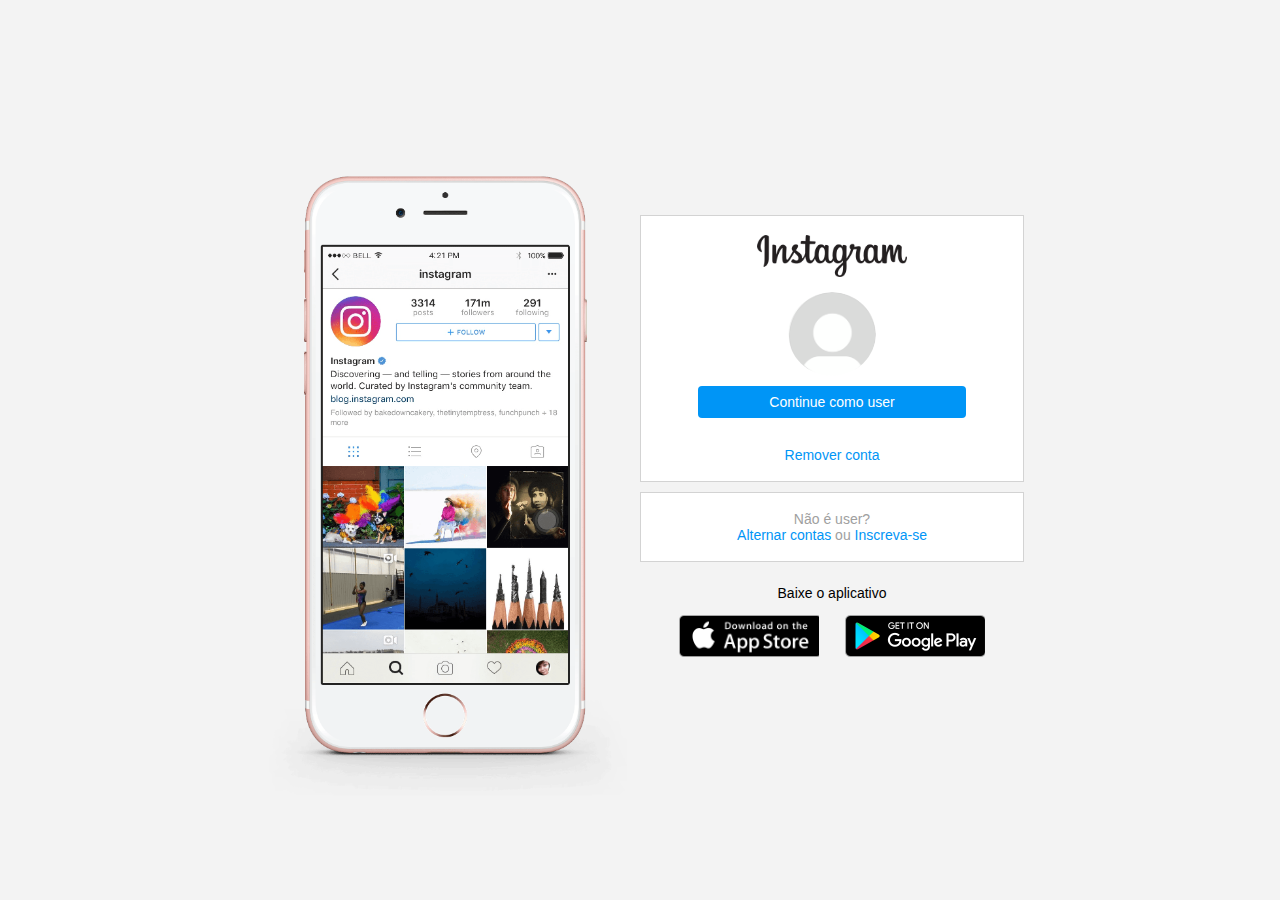
<file: index.html>
<!DOCTYPE html>
<html lang="en">
<head>
    <meta charset="UTF-8">
    <meta http-equiv="X-UA-Compatible" content="IE=edge">
    <meta name="viewport" content="width=device-width, initial-scale=1.0">
    <link rel="stylesheet" href="style.css">
    <title>Instagram</title>
</head>
<body>
    <div class="instagram-wrapper">
        <div class="instagram-phone">
            <img src="./img/instagram-celular.png" alt="Celular">
        </div>
        <div class="instagram-continue">
            <div class="group">
                <img src="./img/instagram-logo.png" alt="instagram-logo" class="instagram-logo">
                <div class="profile-photo">
                    <img src="./img/user.png" alt="foto de perfil">
                </div>
                <a href="#" class="instagram-login">Continue como user</a>
                <a href="#" class="instagram-logout">Remover conta</a>
            </div>
            <div class="group">
                <p class="not-account">Não é user?</p>
                <p class="not-account">
                    <span class="link-blue">Alternar contas</span>
                    ou
                    <span class="link-blue">Inscreva-se</span>
                </p>
            </div>
            <div class="get-the-app">
                <p class="get-app">Baixe o aplicativo</p>
                <div class="download">
                    <a href="#" class="app-download"></a>
                    <a href="#" class="app-download"></a>
                </div>
            </div>
        </div>
    </div>
</body>
</html>
</file>
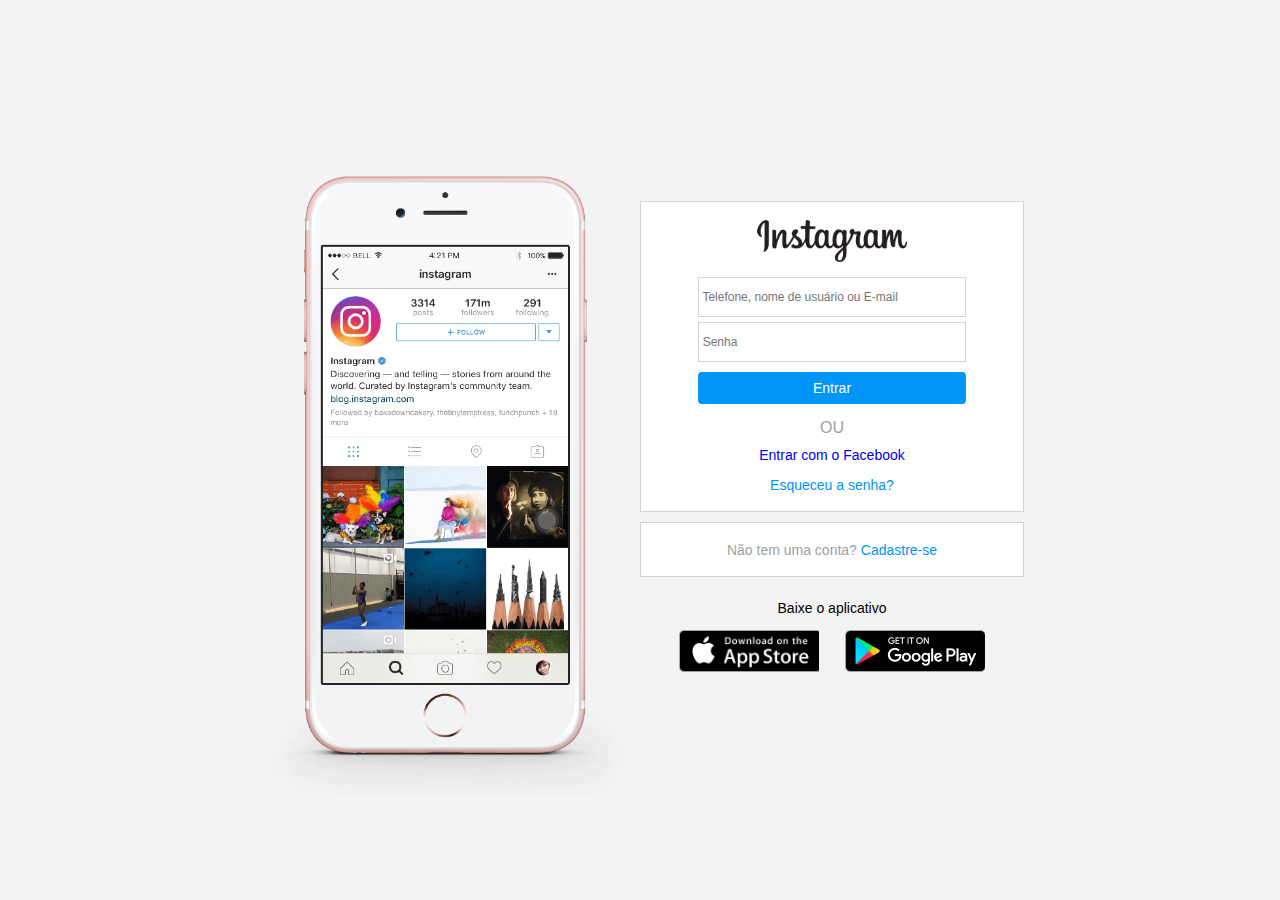
<file: index2.html>
<!DOCTYPE html>
<html lang="en">
<head>
    <meta charset="UTF-8">
    <meta http-equiv="X-UA-Compatible" content="IE=edge">
    <meta name="viewport" content="width=device-width, initial-scale=1.0">
    <link rel="stylesheet" href="style.css">
    <title>Instagram</title>
</head>
<body>
    <div class="instagram-wrapper">
        <div class="instagram-phone">
            <img src="./img/instagram-celular.png" alt="Celular">
        </div>
        <div class="instagram-continue">
            <div class="group">
                <img src="./img/instagram-logo.png" alt="instagram-logo" class="instagram-logo">
                
                <div class="login-info">
                    <input type="text" class="user" placeholder=" Telefone, nome de usuário ou E-mail">
                </div>
                <div class="login-info">
                    <input type="text" class="password" placeholder=" Senha">
                </div>
                <a href="#" class="instagram-login">Entrar</a>
                <p class="ou">OU</p>
                <a href="#" class="facebook-login">Entrar com o Facebook</a>
                <a href="#" class="instagram-logout">Esqueceu a senha?</a>
            </div>
            <div class="group">
                <p class="not-account">Não tem uma conta?<span class="link-blue"> Cadastre-se</span></p>
            </div>
            <div class="get-the-app">
                <p class="get-app">Baixe o aplicativo</p>
                <div class="download">
                    <a href="#" class="app-download"></a>
                    <a href="#" class="app-download"></a>
                </div>
            </div>
        </div>
    </div>
</body>
</html>
</file>
<file: style.css>
*{
    padding: 0;
    margin: 0;
    box-sizing: border-box;
    text-decoration: none;
    font-family: sans-serif;
    font-size: 14px;
}

body{
    width: 100%;
    min-height: 100vh;
    background-color: rgb(243, 243, 243);
    margin: 0;
    padding: 0;
    display: flex;
    justify-content: center;
}

.instagram-wrapper{
    display: flex;
    align-items: center;
    justify-content: start;
    width: 60%;
    height: 100vh;
}

.instagram-phone{
    display: flex;
    align-items: center;
    justify-content: center;
    width: 50%;
}

.instagram-phone img{
    height: 50rem;
}

.instagram-continue{
    display: flex;
    align-items: center;
    justify-content: space-around;
    flex-direction: column;
    width: 50%;
    min-height: 34rem;
}

.group{
    display: flex;
    justify-content: space-between;
    align-items: center;
    flex-direction: column;
    background-color: #ffffff;
    width: 100%;
    padding: 1.3rem 0;
    border: 1px solid lightgray;
    margin-top: 5px;
    margin-bottom: 5px;
}

.group:nth-child(1){
    min-height: 19rem;
}

.instagram-logo{
    height: 3rem;
    margin-bottom: 15px;
}

.profile-photo{
    display: flex;
    justify-content: center;
    align-items: center;
    border-radius: 50%;
    overflow: hidden;
}

.profile-photo img{
    height: 6rem;
}

.instagram-login{
    background-color: #0095f6;
    color: #ffffff;
    width: 70%;
    padding: 8px;
    border-radius: 4px;
    text-align: center;
    margin-top: 10px;
    margin-bottom: 15px;
}

.instagram-logout{
    color: #0095f6;
    margin-top: 1rem;
}

.not-account{
    color: rgb(160, 160, 160);
}

.link-blue{
    color: #0095f6;
}

.get-the-app{
    display: flex;
    flex-direction: column;
    align-items: center;
    justify-content: center;
    width: 100%;
    padding: 1.3rem 0;
}

.download{
    display: flex;
    width: 100%;
    justify-content: space-evenly;
    align-items: center;
    padding: 1rem;
}

.app-download{
    height: 3rem;
    width: 10rem;
    background-size: cover;
}

.app-download:nth-child(1){
    background-image: url('./img/apple-button.png');
}

.app-download:nth-child(2){
    background-image: url('./img/googleplay-button.png');
}

.user{
    margin-bottom: 5px;
}

.user, .password{
    font-size: 12px;
    height: 40px;
    width: 70%;
    border: 1px solid lightgray;
}

.login-info{
    width: 100%;
    display: flex;
    justify-content: space-around;
}

.ou{
    font-size: 16px;
    color: rgb(160, 160, 160);
    margin-bottom: 10px;
}

/* media queries */

@media (max-width: 1024px){
    .instagram-wrapper{
        width: 90%;
    }
}

@media (max-width: 650px){
    body{
        background-color: #ffffff;
    }

    .instagram-wrapper{
        width: 90%;
    }

    .instagram-phone{
        display: none;
    }

    .instagram-continue{
        width: 100%;
    }

    .group{
        border: 1px solid transparent;
    }
}
</file>
